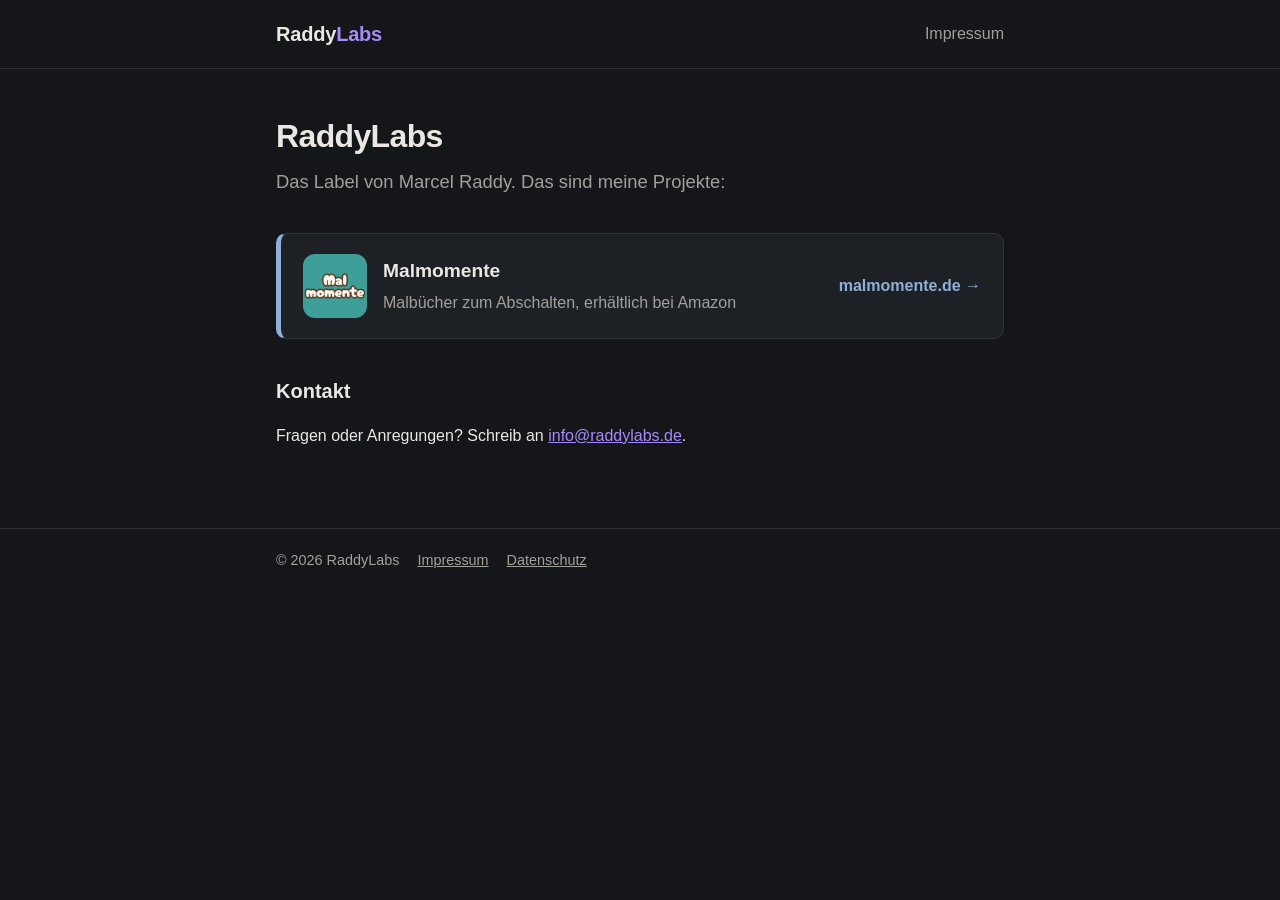
<file: index.html>
<!doctype html>
<html lang="de">
<head>
<meta charset="utf-8">
<meta name="viewport" content="width=device-width, initial-scale=1">
<title>RaddyLabs</title>
<meta name="description" content="RaddyLabs – Malbücher und Videos von Marcel Raddy.">
<link rel="stylesheet" href="style.css">
</head>
<body>
<header><div class="wrap">
  <a class="logo" href="./">Raddy<span>Labs</span></a>
  <nav><a href="impressum.html">Impressum</a></nav>
</div></header>
<main><div class="wrap">
  <h1>RaddyLabs</h1>
  <p class="lead">Das Label von Marcel Raddy. Das sind meine Projekte:</p>
  <div class="bars">
    <a class="bar mal" href="https://malmomente.de">
      <img class="bar-logo" src="img/logo-malmomente.png" alt="Logo Malmomente" width="64" height="64">
      <div class="bar-text"><h3>Malmomente</h3><p>Malbücher zum Abschalten, erhältlich bei Amazon</p></div>
      <span class="go">malmomente.de →</span>
    </a>
  </div>
  <h2>Kontakt</h2>
  <p>Fragen oder Anregungen? Schreib an <a href="mailto:info@raddylabs.de">info@raddylabs.de</a>.</p>
</div></main>
<footer><div class="wrap">
  <span>© 2026 RaddyLabs</span>
  <a href="impressum.html">Impressum</a>
  <a href="datenschutz.html">Datenschutz</a>
</div></footer>
</body>
</html>
</file>
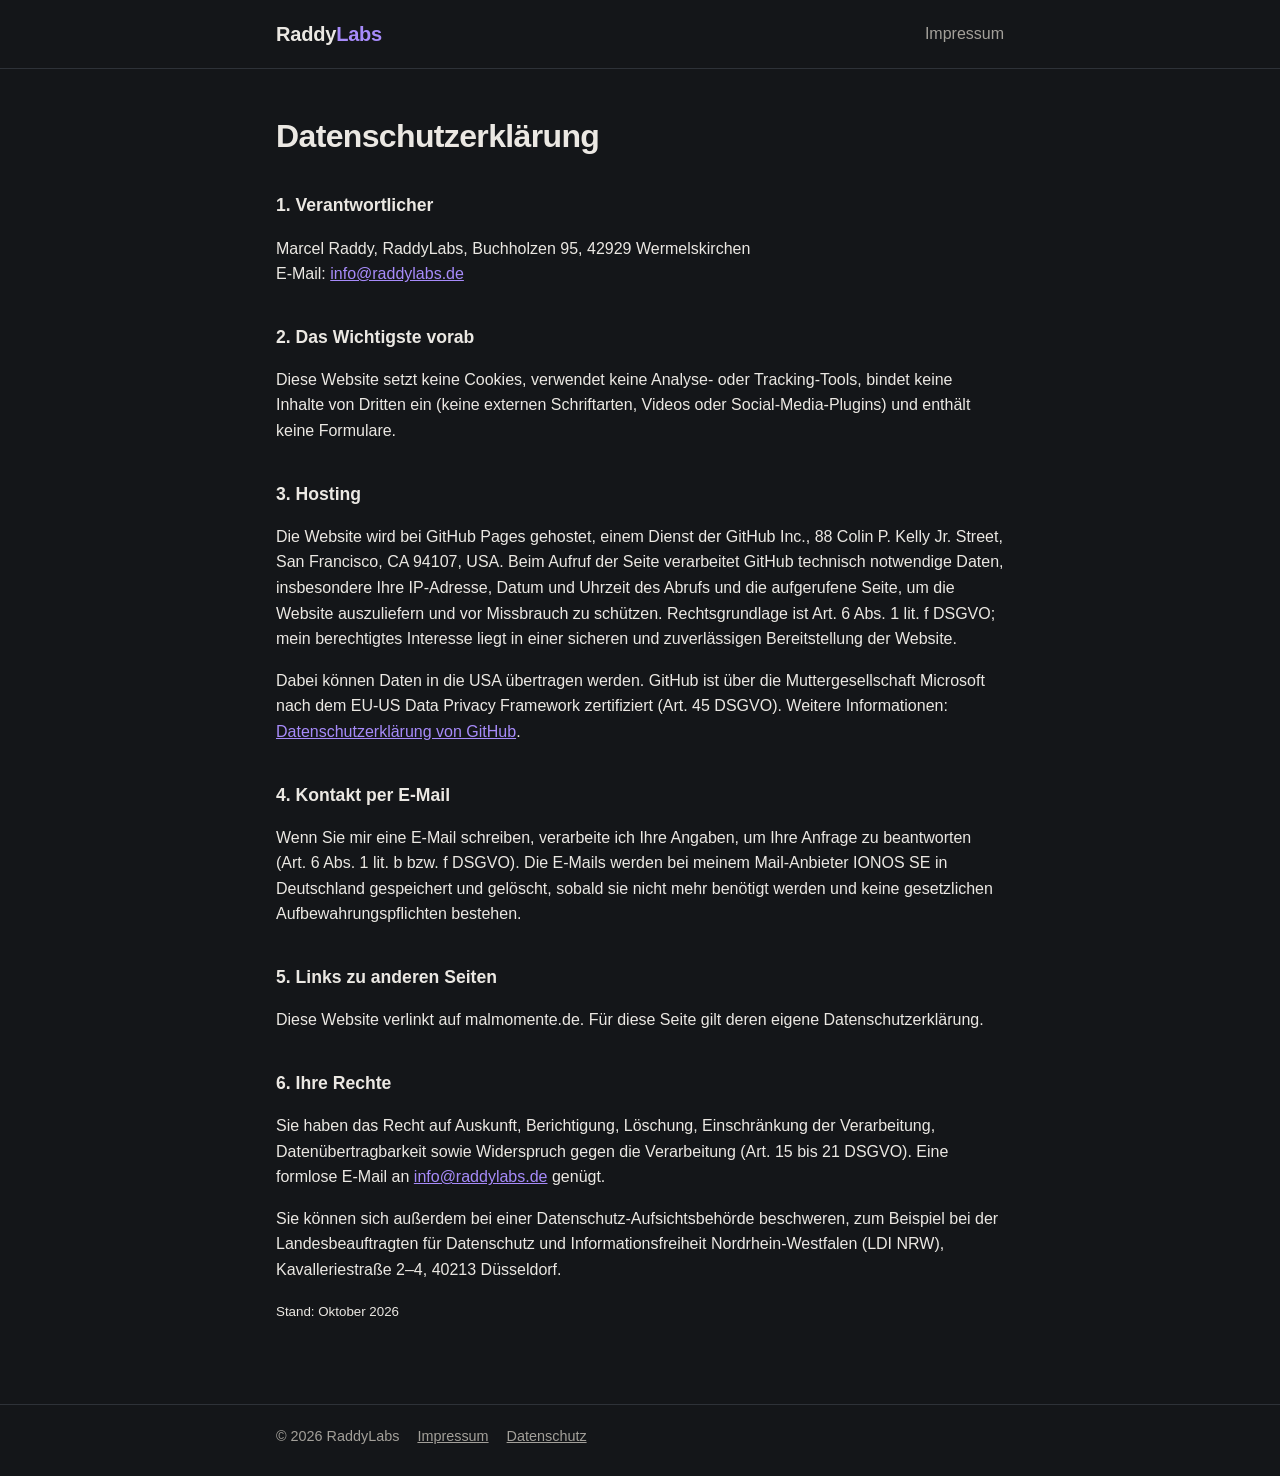
<file: datenschutz.html>
<!doctype html>
<html lang="de">
<head>
<meta charset="utf-8">
<meta name="viewport" content="width=device-width, initial-scale=1">
<title>Datenschutz – RaddyLabs</title>
<meta name="robots" content="noindex">
<link rel="stylesheet" href="style.css">
</head>
<body>
<header><div class="wrap">
  <a class="logo" href="./">Raddy<span>Labs</span></a>
  <nav><a href="impressum.html">Impressum</a></nav>
</div></header>
<main><div class="wrap legal">
  <h1>Datenschutzerklärung</h1>

  <h2>1. Verantwortlicher</h2>
  <p>Marcel Raddy, RaddyLabs, Buchholzen 95, 42929 Wermelskirchen<br>
  E-Mail: <a href="mailto:info@raddylabs.de">info@raddylabs.de</a></p>

  <h2>2. Das Wichtigste vorab</h2>
  <p>Diese Website setzt keine Cookies, verwendet keine Analyse- oder Tracking-Tools, bindet keine Inhalte von Dritten ein (keine externen Schriftarten, Videos oder Social-Media-Plugins) und enthält keine Formulare.</p>

  <h2>3. Hosting</h2>
  <p>Die Website wird bei GitHub Pages gehostet, einem Dienst der GitHub Inc., 88 Colin P. Kelly Jr. Street, San Francisco, CA 94107, USA. Beim Aufruf der Seite verarbeitet GitHub technisch notwendige Daten, insbesondere Ihre IP-Adresse, Datum und Uhrzeit des Abrufs und die aufgerufene Seite, um die Website auszuliefern und vor Missbrauch zu schützen. Rechtsgrundlage ist Art. 6 Abs. 1 lit. f DSGVO; mein berechtigtes Interesse liegt in einer sicheren und zuverlässigen Bereitstellung der Website.</p>
  <p>Dabei können Daten in die USA übertragen werden. GitHub ist über die Muttergesellschaft Microsoft nach dem EU-US Data Privacy Framework zertifiziert (Art. 45 DSGVO). Weitere Informationen: <a href="https://docs.github.com/de/site-policy/privacy-policies/github-general-privacy-statement">Datenschutzerklärung von GitHub</a>.</p>

  <h2>4. Kontakt per E-Mail</h2>
  <p>Wenn Sie mir eine E-Mail schreiben, verarbeite ich Ihre Angaben, um Ihre Anfrage zu beantworten (Art. 6 Abs. 1 lit. b bzw. f DSGVO). Die E-Mails werden bei meinem Mail-Anbieter IONOS SE in Deutschland gespeichert und gelöscht, sobald sie nicht mehr benötigt werden und keine gesetzlichen Aufbewahrungspflichten bestehen.</p>

  <h2>5. Links zu anderen Seiten</h2>
  <p>Diese Website verlinkt auf malmomente.de. Für diese Seite gilt deren eigene Datenschutzerklärung.</p>

  <h2>6. Ihre Rechte</h2>
  <p>Sie haben das Recht auf Auskunft, Berichtigung, Löschung, Einschränkung der Verarbeitung, Datenübertragbarkeit sowie Widerspruch gegen die Verarbeitung (Art. 15 bis 21 DSGVO). Eine formlose E-Mail an <a href="mailto:info@raddylabs.de">info@raddylabs.de</a> genügt.</p>
  <p>Sie können sich außerdem bei einer Datenschutz-Aufsichtsbehörde beschweren, zum Beispiel bei der Landesbeauftragten für Datenschutz und Informationsfreiheit Nordrhein-Westfalen (LDI NRW), Kavalleriestraße 2–4, 40213 Düsseldorf.</p>

  <p><small>Stand: Oktober 2026</small></p>
</div></main>
<footer><div class="wrap">
  <span>© 2026 RaddyLabs</span>
  <a href="impressum.html">Impressum</a>
  <a href="datenschutz.html">Datenschutz</a>
</div></footer>
</body>
</html>
</file>
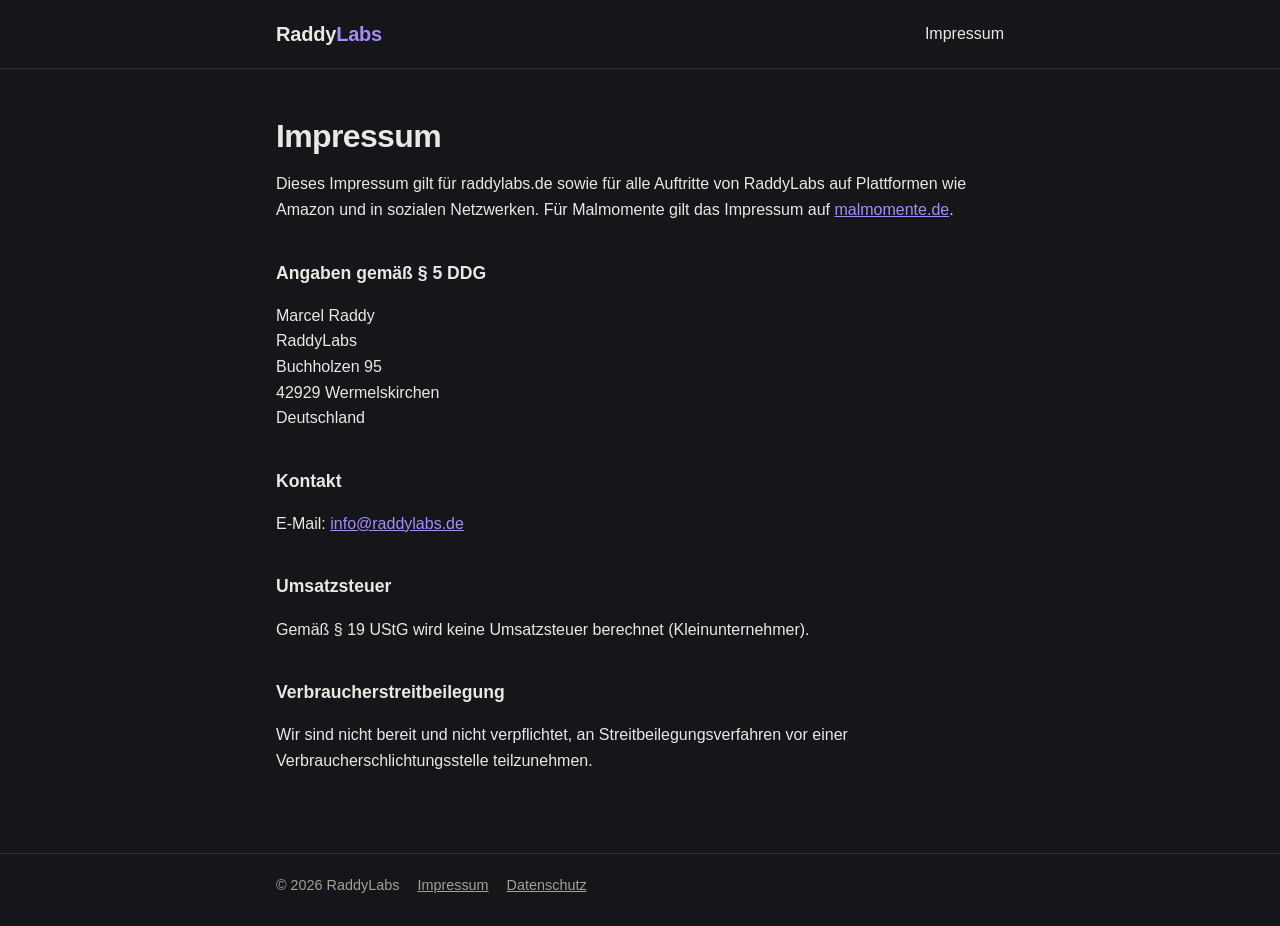
<file: impressum.html>
<!doctype html>
<html lang="de">
<head>
<meta charset="utf-8">
<meta name="viewport" content="width=device-width, initial-scale=1">
<title>Impressum – RaddyLabs</title>
<meta name="robots" content="noindex">
<link rel="stylesheet" href="style.css">
</head>
<body>
<header><div class="wrap">
  <a class="logo" href="./">Raddy<span>Labs</span></a>
  <nav><a href="impressum.html" aria-current="page">Impressum</a></nav>
</div></header>
<main><div class="wrap legal">
  <h1>Impressum</h1>
  <p>Dieses Impressum gilt für raddylabs.de sowie für alle Auftritte von RaddyLabs auf Plattformen wie Amazon und in sozialen Netzwerken. Für Malmomente gilt das Impressum auf <a href="https://malmomente.de/impressum.html">malmomente.de</a>.</p>

  <h2>Angaben gemäß § 5 DDG</h2>
  <p>Marcel Raddy<br>
  RaddyLabs<br>
  Buchholzen 95<br>
  42929 Wermelskirchen<br>
  Deutschland</p>

  <h2>Kontakt</h2>
  <p>E-Mail: <a href="mailto:info@raddylabs.de">info@raddylabs.de</a></p>

  <h2>Umsatzsteuer</h2>
  <p>Gemäß § 19 UStG wird keine Umsatzsteuer berechnet (Kleinunternehmer).</p>

  <h2>Verbraucherstreitbeilegung</h2>
  <p>Wir sind nicht bereit und nicht verpflichtet, an Streitbeilegungsverfahren vor einer Verbraucherschlichtungsstelle teilzunehmen.</p>
</div></main>
<footer><div class="wrap">
  <span>© 2026 RaddyLabs</span>
  <a href="impressum.html">Impressum</a>
  <a href="datenschutz.html">Datenschutz</a>
</div></footer>
</body>
</html>
</file>
<file: style.css>
/* Dunkles Farbschema */
:root {
  color-scheme: dark;
  --bg: #141619;
  --card: #1d2025;
  --text: #ebe8e3;
  --muted: #a3a09a;
  --accent: #a78bfa;
  --accent-soft: #2a2342;
  --mal: #8fb0d8;
  --mal-soft: #24303d;
  --line: #2e3238;
}
* { box-sizing: border-box; }
html { -webkit-text-size-adjust: 100%; }
body {
  margin: 0;
  background: var(--bg);
  color: var(--text);
  font-family: -apple-system, BlinkMacSystemFont, "Segoe UI", Roboto, Helvetica, Arial, sans-serif;
  line-height: 1.6;
}
a { color: var(--accent); }
.wrap { max-width: 760px; margin: 0 auto; padding: 0 16px; }
header { border-bottom: 1px solid var(--line); }
header .wrap { display: flex; align-items: center; justify-content: space-between; gap: 16px; padding-top: 18px; padding-bottom: 18px; flex-wrap: wrap; }
.logo { font-weight: 700; font-size: 1.25rem; color: var(--text); text-decoration: none; letter-spacing: -0.01em; }
.logo span { color: var(--accent); }
nav a { color: var(--muted); text-decoration: none; margin-left: 18px; }
nav a:first-child { margin-left: 0; }
nav a:hover, nav a[aria-current="page"] { color: var(--text); }
main { padding: 48px 0 64px; }
h1 { font-size: 2rem; line-height: 1.2; margin: 0 0 12px; letter-spacing: -0.02em; }
h2 { font-size: 1.25rem; margin: 36px 0 8px; }
.lead { font-size: 1.15rem; color: var(--muted); margin: 0 0 36px; }
.brands { display: grid; grid-template-columns: repeat(auto-fit, minmax(240px, 1fr)); gap: 16px; }
.brand { background: var(--card); border: 1px solid var(--line); border-radius: 14px; padding: 22px; text-decoration: none; color: var(--text); display: block; }
.brand:hover { border-color: var(--accent); }
.brand h3 { margin: 0 0 6px; font-size: 1.15rem; }
.brand p { margin: 0; color: var(--muted); }
.tag { display: inline-block; font-size: 0.8rem; padding: 2px 10px; border-radius: 99px; background: var(--accent-soft); color: var(--accent); margin-bottom: 10px; }
.bars { display: flex; flex-direction: column; gap: 14px; }
.bar { display: flex; align-items: center; justify-content: space-between; gap: 16px; background: var(--card); border: 1px solid var(--line); border-left: 5px solid var(--accent); border-radius: 10px; padding: 20px 22px; text-decoration: none; color: var(--text); flex-wrap: wrap; }
.bar:hover { border-color: var(--accent); }
.bar.mal { border-left-color: var(--mal); }
.bar h3 { margin: 0 0 4px; font-size: 1.2rem; }
.bar p { margin: 0; color: var(--muted); }
.bar .go { font-weight: 600; white-space: nowrap; }
.bar.mal .go { color: var(--mal); }
.brand.mal .tag { background: var(--mal-soft); color: var(--mal); }
.mal-hero h1 { color: var(--mal); }
.button { display: inline-block; padding: 10px 18px; border-radius: 10px; background: var(--mal); color: #1a1a1a; text-decoration: none; margin: 6px 8px 6px 0; }
.button.ghost { background: transparent; color: var(--mal); border: 1px solid var(--mal); }
.legal h2 { font-size: 1.1rem; }
.legal p, .legal li { color: var(--text); }
.todo { background: #fff3c4; color: #5a4a00; padding: 0 4px; border-radius: 4px; }
footer { border-top: 1px solid var(--line); color: var(--muted); font-size: 0.9rem; }
footer .wrap { padding-top: 20px; padding-bottom: 28px; display: flex; gap: 18px; flex-wrap: wrap; }
footer a { color: var(--muted); }
.books { display: grid; grid-template-columns: repeat(auto-fill, minmax(160px, 1fr)); gap: 20px; margin-top: 12px; }
.book img { width: 100%; height: auto; border-radius: 6px; display: block; box-shadow: 0 4px 14px rgba(0,0,0,.35); }
.book h3 { font-size: 1rem; margin: 10px 0 2px; }
.book p { margin: 0; font-size: 0.9rem; color: var(--muted); }
.book .links { margin-top: 4px; }
.bar-logo { width: 64px; height: 64px; border-radius: 12px; flex: none; display: block; }
.bar-text { flex: 1; min-width: 180px; }
</file>
